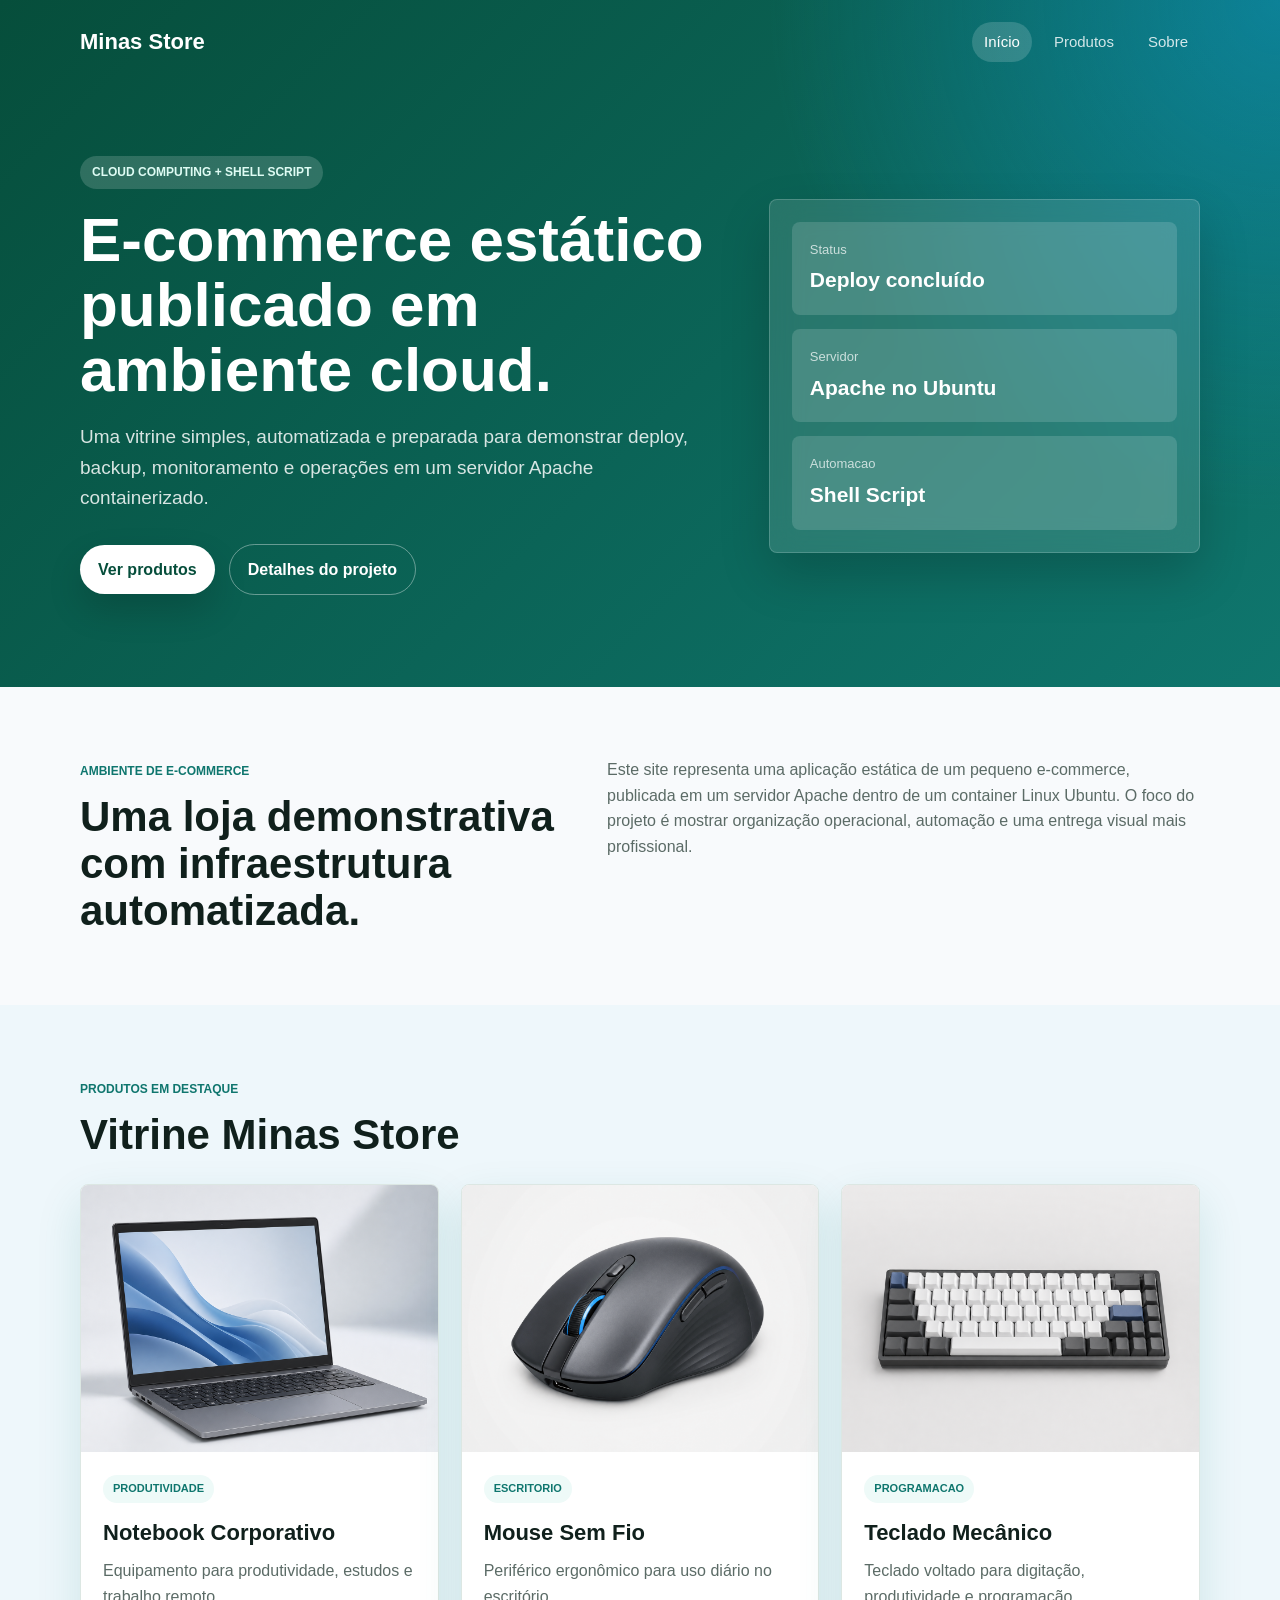
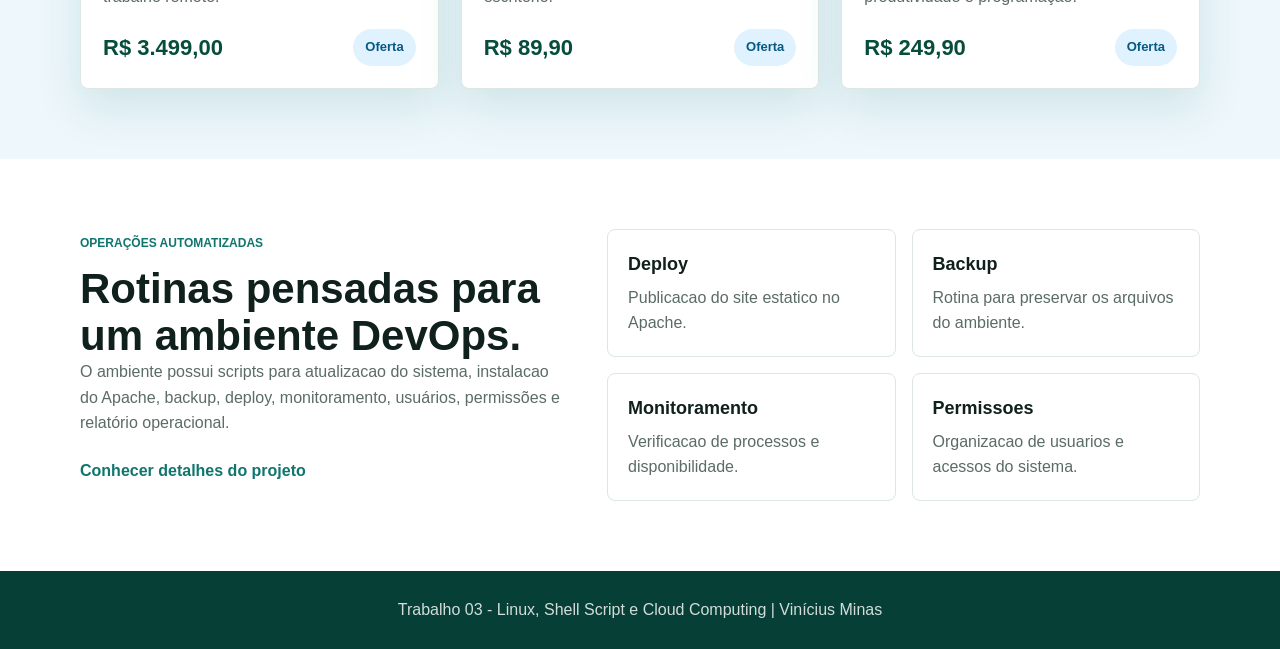
<file: source/index.html>
<!DOCTYPE html>
<html lang="pt-BR">
<head>
  <meta charset="UTF-8">
  <meta name="viewport" content="width=device-width, initial-scale=1.0">
  <title>Minas Store - Pequeno E-Commerce</title>
  <link rel="stylesheet" href="assets/style.css">
</head>
<body>

  <header class="site-header">
    <nav class="navbar" aria-label="Navegação principal">
      <a class="brand" href="index.html">Minas Store</a>
      <div class="nav-links">
        <a href="index.html" aria-current="page">Início</a>
        <a href="#produtos">Produtos</a>
        <a href="sobre.html">Sobre</a>
      </div>
    </nav>

    <section class="hero">
      <div class="hero-content">
        <span class="eyebrow">Cloud Computing + Shell Script</span>
        <h1>E-commerce estático publicado em ambiente cloud.</h1>
        <p>
          Uma vitrine simples, automatizada e preparada para demonstrar deploy,
          backup, monitoramento e operações em um servidor Apache containerizado.
        </p>
        <div class="hero-actions">
          <a class="button primary" href="#produtos">Ver produtos</a>
          <a class="button secondary" href="sobre.html">Detalhes do projeto</a>
        </div>
      </div>

      <aside class="hero-panel" aria-label="Resumo do ambiente">
        <div>
          <span class="panel-label">Status</span>
          <strong>Deploy concluído</strong>
        </div>
        <div>
          <span class="panel-label">Servidor</span>
          <strong>Apache no Ubuntu</strong>
        </div>
        <div>
          <span class="panel-label">Automacao</span>
          <strong>Shell Script</strong>
        </div>
      </aside>
    </section>
  </header>

  <main>
    <section class="intro-section">
      <div class="container intro-grid">
        <div>
          <span class="section-kicker">Ambiente de e-commerce</span>
          <h2>Uma loja demonstrativa com infraestrutura automatizada.</h2>
        </div>
        <p>
          Este site representa uma aplicação estática de um pequeno e-commerce,
          publicada em um servidor Apache dentro de um container Linux Ubuntu.
          O foco do projeto é mostrar organização operacional, automação e uma
          entrega visual mais profissional.
        </p>
      </div>
    </section>

    <section class="products-section" id="produtos">
      <div class="container section-heading">
        <span class="section-kicker">Produtos em destaque</span>
        <h2>Vitrine Minas Store</h2>
      </div>

      <div class="container produtos">
        <article class="produto">
          <img src="assets/produto-notebook.png" alt="Notebook corporativo aberto sobre fundo claro">
          <div class="produto-body">
            <span class="tag">Produtividade</span>
            <h3>Notebook Corporativo</h3>
            <p>Equipamento para produtividade, estudos e trabalho remoto.</p>
            <div class="produto-footer">
              <span class="preco">R$ 3.499,00</span>
              <span class="mini-button">Oferta</span>
            </div>
          </div>
        </article>

        <article class="produto">
          <img src="assets/produto-mouse.png" alt="Mouse sem fio ergonômico sobre fundo claro">
          <div class="produto-body">
            <span class="tag">Escritorio</span>
            <h3>Mouse Sem Fio</h3>
            <p>Periférico ergonômico para uso diário no escritório.</p>
            <div class="produto-footer">
              <span class="preco">R$ 89,90</span>
              <span class="mini-button">Oferta</span>
            </div>
          </div>
        </article>

        <article class="produto">
          <img src="assets/produto-teclado.png" alt="Teclado mecânico compacto sobre fundo claro">
          <div class="produto-body">
            <span class="tag">Programacao</span>
            <h3>Teclado Mecânico</h3>
            <p>Teclado voltado para digitação, produtividade e programação.</p>
            <div class="produto-footer">
              <span class="preco">R$ 249,90</span>
              <span class="mini-button">Oferta</span>
            </div>
          </div>
        </article>
      </div>
    </section>

    <section class="operations-section">
      <div class="container operations-grid">
        <div>
        <span class="section-kicker">Operações automatizadas</span>
          <h2>Rotinas pensadas para um ambiente DevOps.</h2>
          <p>
            O ambiente possui scripts para atualizacao do sistema, instalacao do
            Apache, backup, deploy, monitoramento, usuários, permissões e
            relatório operacional.
          </p>
          <a class="text-link" href="sobre.html">Conhecer detalhes do projeto</a>
        </div>

        <div class="feature-grid" aria-label="Recursos automatizados">
          <article class="feature">
            <strong>Deploy</strong>
            <span>Publicacao do site estatico no Apache.</span>
          </article>
          <article class="feature">
            <strong>Backup</strong>
            <span>Rotina para preservar os arquivos do ambiente.</span>
          </article>
          <article class="feature">
            <strong>Monitoramento</strong>
            <span>Verificacao de processos e disponibilidade.</span>
          </article>
          <article class="feature">
            <strong>Permissoes</strong>
            <span>Organizacao de usuarios e acessos do sistema.</span>
          </article>
        </div>
      </div>
    </section>
  </main>

  <footer>
    <p>Trabalho 03 - Linux, Shell Script e Cloud Computing | Vinícius Minas</p>
  </footer>

</body>
</html>
</file>
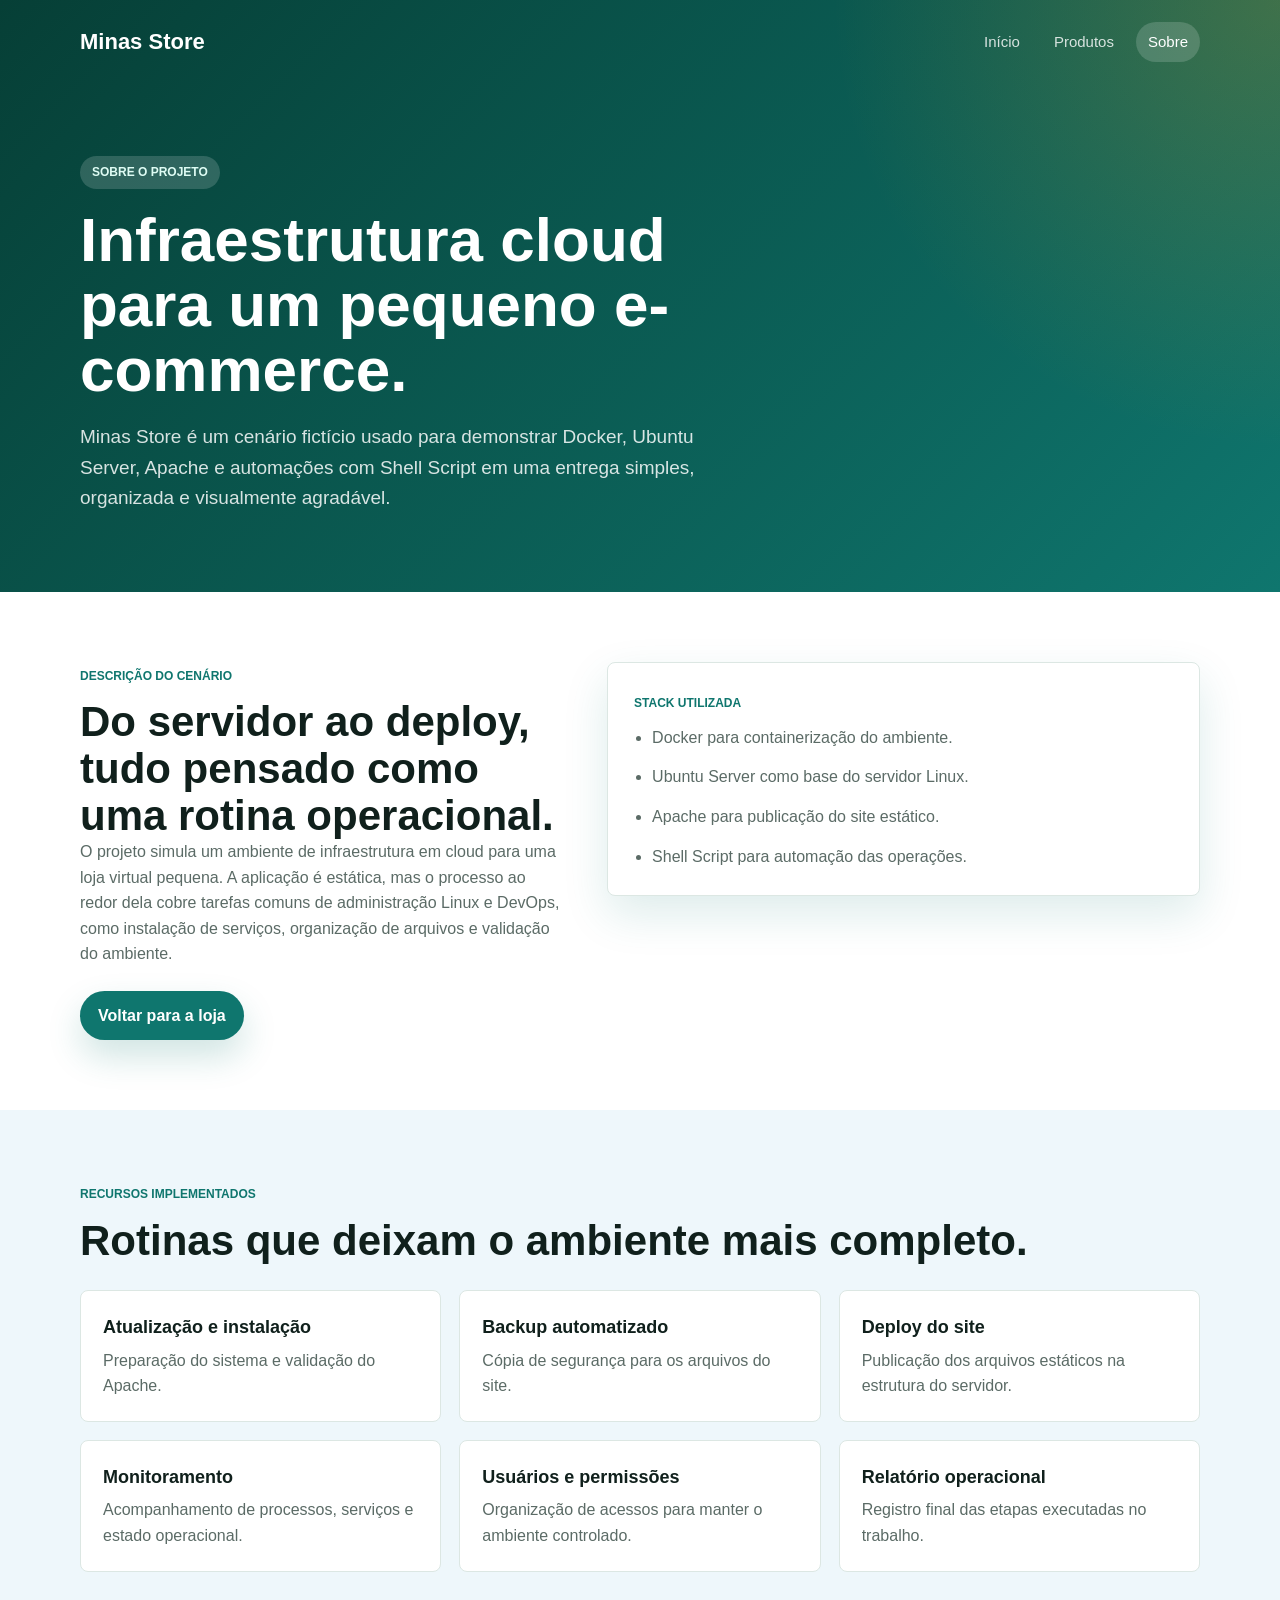
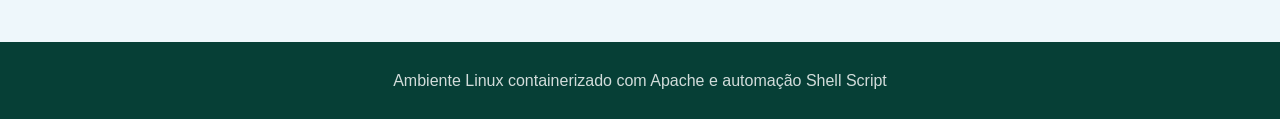
<file: source/sobre.html>
<!DOCTYPE html>
<html lang="pt-BR">
<head>
  <meta charset="UTF-8">
  <meta name="viewport" content="width=device-width, initial-scale=1.0">
  <title>Sobre - Minas Store</title>
  <link rel="stylesheet" href="assets/style.css">
</head>
<body>

  <header class="site-header compact-header">
    <nav class="navbar" aria-label="Navegação principal">
      <a class="brand" href="index.html">Minas Store</a>
      <div class="nav-links">
        <a href="index.html">Início</a>
        <a href="index.html#produtos">Produtos</a>
        <a href="sobre.html" aria-current="page">Sobre</a>
      </div>
    </nav>

    <section class="hero compact-hero">
      <div class="hero-content">
        <span class="eyebrow">Sobre o projeto</span>
        <h1>Infraestrutura cloud para um pequeno e-commerce.</h1>
        <p>
          Minas Store é um cenário fictício usado para demonstrar Docker,
          Ubuntu Server, Apache e automações com Shell Script em uma entrega
          simples, organizada e visualmente agradável.
        </p>
      </div>
    </section>
  </header>

  <main>
    <section class="about-section">
      <div class="container about-grid">
        <article class="about-copy">
          <span class="section-kicker">Descrição do cenário</span>
          <h2>Do servidor ao deploy, tudo pensado como uma rotina operacional.</h2>
          <p>
            O projeto simula um ambiente de infraestrutura em cloud para uma
            loja virtual pequena. A aplicação é estática, mas o processo ao
            redor dela cobre tarefas comuns de administração Linux e DevOps,
            como instalação de serviços, organização de arquivos e validação
            do ambiente.
          </p>
          <a class="button primary" href="index.html">Voltar para a loja</a>
        </article>

        <aside class="stack-panel" aria-label="Tecnologias utilizadas">
          <span class="section-kicker">Stack utilizada</span>
          <ul>
            <li>Docker para containerização do ambiente.</li>
            <li>Ubuntu Server como base do servidor Linux.</li>
            <li>Apache para publicação do site estático.</li>
            <li>Shell Script para automação das operações.</li>
          </ul>
        </aside>
      </div>
    </section>

    <section class="resources-section">
      <div class="container section-heading">
        <span class="section-kicker">Recursos implementados</span>
        <h2>Rotinas que deixam o ambiente mais completo.</h2>
      </div>

      <div class="container resources-list">
        <article class="resource-item">
          <strong>Atualização e instalação</strong>
          <span>Preparação do sistema e validação do Apache.</span>
        </article>
        <article class="resource-item">
          <strong>Backup automatizado</strong>
          <span>Cópia de segurança para os arquivos do site.</span>
        </article>
        <article class="resource-item">
          <strong>Deploy do site</strong>
          <span>Publicação dos arquivos estáticos na estrutura do servidor.</span>
        </article>
        <article class="resource-item">
          <strong>Monitoramento</strong>
          <span>Acompanhamento de processos, serviços e estado operacional.</span>
        </article>
        <article class="resource-item">
          <strong>Usuários e permissões</strong>
          <span>Organização de acessos para manter o ambiente controlado.</span>
        </article>
        <article class="resource-item">
          <strong>Relatório operacional</strong>
          <span>Registro final das etapas executadas no trabalho.</span>
        </article>
      </div>
    </section>
  </main>

  <footer>
    <p>Ambiente Linux containerizado com Apache e automação Shell Script</p>
  </footer>

</body>
</html>
</file>
<file: source/assets/style.css>
:root {
    --bg: #f8fafc;
    --surface: #ffffff;
    --surface-soft: #eefaf8;
    --primary: #0f766e;
    --primary-dark: #064e3b;
    --accent: #0ea5e9;
    --accent-warm: #f59e0b;
    --text: #10201c;
    --muted: #5b6b66;
    --line: #dce7e3;
    --shadow: 0 18px 45px rgba(15, 118, 110, 0.14);
}

* {
    margin: 0;
    padding: 0;
    box-sizing: border-box;
}

html {
    scroll-behavior: smooth;
}

body {
    min-height: 100vh;
    font-family: Arial, Helvetica, sans-serif;
    background: var(--bg);
    color: var(--text);
    line-height: 1.6;
}

a {
    color: inherit;
    text-decoration: none;
}

img {
    display: block;
    max-width: 100%;
}

.container {
    width: min(1120px, calc(100% - 40px));
    margin: 0 auto;
}

.site-header {
    color: #ffffff;
    background:
        radial-gradient(circle at top right, rgba(14, 165, 233, 0.42), transparent 32rem),
        linear-gradient(135deg, var(--primary-dark), var(--primary));
}

.compact-header {
    background:
        radial-gradient(circle at top right, rgba(245, 158, 11, 0.22), transparent 28rem),
        linear-gradient(135deg, #063f36, var(--primary));
}

.navbar {
    width: min(1120px, calc(100% - 40px));
    margin: 0 auto;
    padding: 22px 0;
    display: flex;
    align-items: center;
    justify-content: space-between;
    gap: 18px;
}

.brand {
    font-size: 22px;
    font-weight: 800;
}

.nav-links {
    display: flex;
    align-items: center;
    gap: 10px;
    flex-wrap: wrap;
}

.nav-links a {
    padding: 8px 12px;
    border-radius: 999px;
    color: rgba(255, 255, 255, 0.82);
    font-size: 15px;
    transition: background 0.2s ease, color 0.2s ease;
}

.nav-links a:hover,
.nav-links a[aria-current="page"] {
    background: rgba(255, 255, 255, 0.16);
    color: #ffffff;
}

.hero {
    width: min(1120px, calc(100% - 40px));
    margin: 0 auto;
    padding: 72px 0 92px;
    display: grid;
    grid-template-columns: minmax(0, 1.2fr) minmax(280px, 0.8fr);
    align-items: center;
    gap: 42px;
}

.compact-hero {
    grid-template-columns: minmax(0, 760px);
    padding-bottom: 78px;
}

.hero-content {
    max-width: 720px;
}

.eyebrow,
.section-kicker,
.tag {
    display: inline-flex;
    align-items: center;
    width: fit-content;
    border-radius: 999px;
    font-weight: 800;
    text-transform: uppercase;
}

.eyebrow {
    margin-bottom: 18px;
    padding: 7px 12px;
    background: rgba(255, 255, 255, 0.16);
    color: #dffcf4;
    font-size: 12px;
}

.hero h1 {
    max-width: 760px;
    font-size: clamp(36px, 5vw, 62px);
    line-height: 1.05;
    margin-bottom: 20px;
}

.hero p {
    max-width: 660px;
    color: rgba(255, 255, 255, 0.84);
    font-size: 19px;
}

.hero-actions {
    margin-top: 30px;
    display: flex;
    align-items: center;
    gap: 14px;
    flex-wrap: wrap;
}

.button {
    display: inline-flex;
    align-items: center;
    justify-content: center;
    min-height: 44px;
    padding: 12px 18px;
    border-radius: 999px;
    font-weight: 800;
    transition: transform 0.2s ease, box-shadow 0.2s ease, background 0.2s ease;
}

.button:hover {
    transform: translateY(-2px);
}

.button.primary {
    background: #ffffff;
    color: var(--primary-dark);
    box-shadow: 0 16px 35px rgba(0, 0, 0, 0.16);
}

.button.secondary {
    border: 1px solid rgba(255, 255, 255, 0.38);
    color: #ffffff;
}

.hero-panel {
    display: grid;
    gap: 14px;
    padding: 22px;
    border: 1px solid rgba(255, 255, 255, 0.18);
    border-radius: 8px;
    background: rgba(255, 255, 255, 0.12);
    box-shadow: 0 22px 50px rgba(0, 0, 0, 0.18);
    backdrop-filter: blur(16px);
}

.hero-panel div {
    padding: 18px;
    border-radius: 8px;
    background: rgba(255, 255, 255, 0.14);
}

.panel-label {
    display: block;
    margin-bottom: 3px;
    color: rgba(255, 255, 255, 0.72);
    font-size: 13px;
}

.hero-panel strong {
    font-size: 21px;
}

.intro-section,
.products-section,
.operations-section,
.about-section,
.resources-section {
    padding: 70px 0;
}

.intro-grid,
.operations-grid,
.about-grid {
    display: grid;
    grid-template-columns: minmax(0, 0.9fr) minmax(0, 1.1fr);
    gap: 42px;
    align-items: start;
}

.section-kicker {
    margin-bottom: 12px;
    color: var(--primary);
    font-size: 12px;
}

h2 {
    color: var(--text);
    font-size: clamp(28px, 4vw, 42px);
    line-height: 1.12;
}

.intro-grid p,
.operations-grid p,
.about-copy p,
.resource-item span,
.feature span,
.produto p,
.stack-panel li {
    color: var(--muted);
}

.products-section {
    background: #eef7fb;
}

.section-heading {
    margin-bottom: 26px;
}

.produtos {
    display: grid;
    grid-template-columns: repeat(3, minmax(0, 1fr));
    gap: 22px;
}

.produto {
    overflow: hidden;
    border: 1px solid var(--line);
    border-radius: 8px;
    background: var(--surface);
    box-shadow: var(--shadow);
    transition: transform 0.2s ease, box-shadow 0.2s ease;
}

.produto:hover {
    transform: translateY(-6px);
    box-shadow: 0 24px 52px rgba(15, 118, 110, 0.18);
}

.produto img {
    width: 100%;
    aspect-ratio: 4 / 3;
    object-fit: cover;
    background: #ffffff;
}

.produto-body {
    padding: 22px;
}

.tag {
    margin-bottom: 12px;
    padding: 5px 10px;
    background: var(--surface-soft);
    color: var(--primary);
    font-size: 11px;
}

.produto h3 {
    margin-bottom: 8px;
    font-size: 22px;
}

.produto-footer {
    margin-top: 20px;
    display: flex;
    align-items: center;
    justify-content: space-between;
    gap: 14px;
}

.preco {
    color: var(--primary-dark);
    font-size: 22px;
    font-weight: 900;
}

.mini-button {
    padding: 8px 12px;
    border-radius: 999px;
    background: #e0f2fe;
    color: #075985;
    font-size: 13px;
    font-weight: 800;
}

.operations-section {
    background: var(--surface);
}

.text-link {
    display: inline-flex;
    margin-top: 22px;
    color: var(--primary);
    font-weight: 800;
}

.text-link:hover {
    color: var(--primary-dark);
}

.feature-grid {
    display: grid;
    grid-template-columns: repeat(2, minmax(0, 1fr));
    gap: 16px;
}

.feature,
.stack-panel,
.resource-item {
    border: 1px solid var(--line);
    border-radius: 8px;
    background: var(--surface);
}

.feature {
    padding: 20px;
}

.feature strong,
.resource-item strong {
    display: block;
    margin-bottom: 6px;
    color: var(--text);
    font-size: 18px;
}

.about-section {
    background: var(--surface);
}

.about-copy .button.primary {
    margin-top: 24px;
    background: var(--primary);
    color: #ffffff;
    box-shadow: 0 16px 35px rgba(15, 118, 110, 0.2);
}

.stack-panel {
    padding: 26px;
    box-shadow: var(--shadow);
}

.stack-panel ul {
    display: grid;
    gap: 14px;
    padding-left: 18px;
}

.resources-section {
    background: #eef7fb;
}

.resources-list {
    display: grid;
    grid-template-columns: repeat(3, minmax(0, 1fr));
    gap: 18px;
}

.resource-item {
    padding: 22px;
}

footer {
    padding: 26px 20px;
    background: #063f36;
    color: rgba(255, 255, 255, 0.82);
    text-align: center;
}

@media (max-width: 860px) {
    .navbar,
    .hero,
    .container {
        width: min(100% - 28px, 1120px);
    }

    .navbar {
        align-items: flex-start;
        flex-direction: column;
    }

    .hero,
    .intro-grid,
    .operations-grid,
    .about-grid {
        grid-template-columns: 1fr;
    }

    .hero {
        padding: 52px 0 64px;
    }

    .produtos,
    .resources-list {
        grid-template-columns: 1fr;
    }

    .feature-grid {
        grid-template-columns: 1fr;
    }
}

@media (max-width: 520px) {
    .hero h1 {
        font-size: 35px;
    }

    .hero p {
        font-size: 17px;
    }

    .hero-actions,
    .button {
        width: 100%;
    }

    .nav-links {
        width: 100%;
    }

    .nav-links a {
        padding-left: 0;
    }

    .nav-links a:hover,
    .nav-links a[aria-current="page"] {
        padding-left: 12px;
    }
}
</file>
